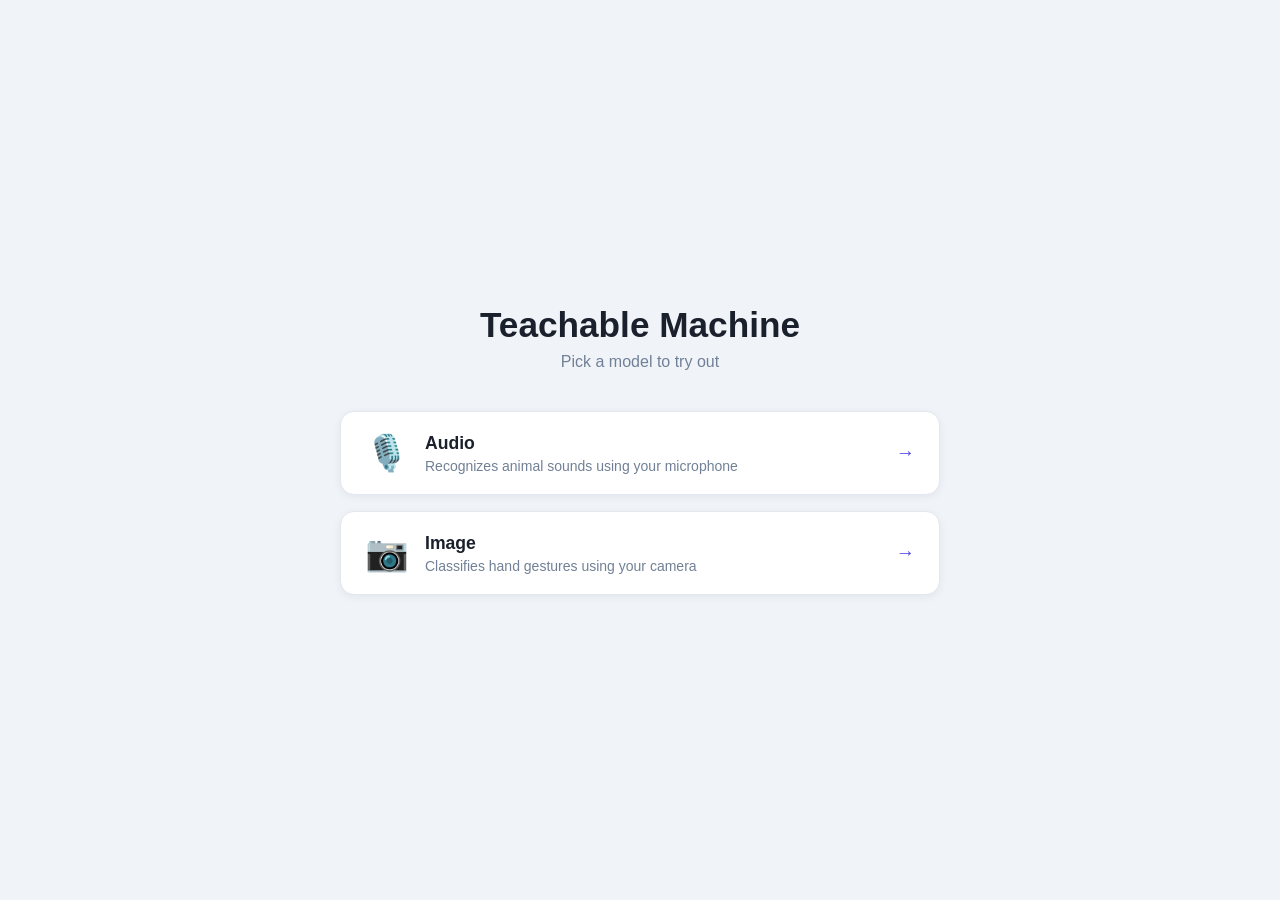
<file: index.html>
<!DOCTYPE html>
<html lang="en">
<head>
    <meta charset="UTF-8">
    <meta name="viewport" content="width=device-width, initial-scale=1.0">
    <title>Teachable Machine</title>
    <link rel="stylesheet" href="home.css">
</head>
<body>

    <div class="hero">
        <h1>Teachable Machine</h1>
        <p class="subtitle">Pick a model to try out</p>

        <div class="card-grid">

            <!-- Audio Model -->
            <a href="audio/index.html" class="card">
                <div class="card-icon">🎙️</div>
                <div class="card-info">
                    <h2>Audio</h2>
                    <p>Recognizes animal sounds using your microphone</p>
                </div>
                <span class="card-arrow">→</span>
            </a>

            <!-- Image Model -->
            <a href="image/index.html" class="card">
                <div class="card-icon">📷</div>
                <div class="card-info">
                    <h2>Image</h2>
                    <p>Classifies hand gestures using your camera</p>
                </div>
                <span class="card-arrow">→</span>
            </a>

        </div>
    </div>

</body>
</html>
</file>
<file: home.css>
* {
    box-sizing: border-box;
    margin: 0;
    padding: 0;
}

body {
    font-family: 'Segoe UI', sans-serif;
    background: #f0f4f8;
    min-height: 100vh;
    display: flex;
    align-items: center;
    justify-content: center;
    padding: 24px;
}

.hero {
    text-align: center;
    width: 100%;
    max-width: 600px;
}

.hero h1 {
    font-size: 2.2rem;
    color: #1a202c;
    margin-bottom: 8px;
}

.hero .subtitle {
    color: #718096;
    font-size: 1rem;
    margin-bottom: 40px;
}

.card-grid {
    display: flex;
    flex-direction: column;
    gap: 16px;
}

.card {
    display: flex;
    align-items: center;
    gap: 16px;
    background: white;
    border: 1px solid #e2e8f0;
    border-radius: 14px;
    padding: 20px 24px;
    text-decoration: none;
    color: inherit;
    box-shadow: 0 2px 8px rgba(0,0,0,0.06);
    transition: transform 0.15s, box-shadow 0.15s;
    cursor: pointer;
}

.card:hover:not(.disabled) {
    transform: translateY(-2px);
    box-shadow: 0 6px 16px rgba(0,0,0,0.1);
}

.card.disabled {
    opacity: 0.55;
    cursor: not-allowed;
    pointer-events: none;
}

.card-icon {
    font-size: 2.2rem;
    flex-shrink: 0;
}

.card-info {
    flex: 1;
    text-align: left;
}

.card-info h2 {
    font-size: 1.1rem;
    color: #1a202c;
    margin-bottom: 4px;
}

.card-info p {
    font-size: 0.875rem;
    color: #718096;
}

.card-arrow {
    font-size: 1.2rem;
    color: #4f46e5;
    flex-shrink: 0;
}

.badge {
    font-size: 0.75rem;
    font-weight: 600;
    background: #e2e8f0;
    color: #718096;
    padding: 4px 10px;
    border-radius: 999px;
    flex-shrink: 0;
}
</file>
